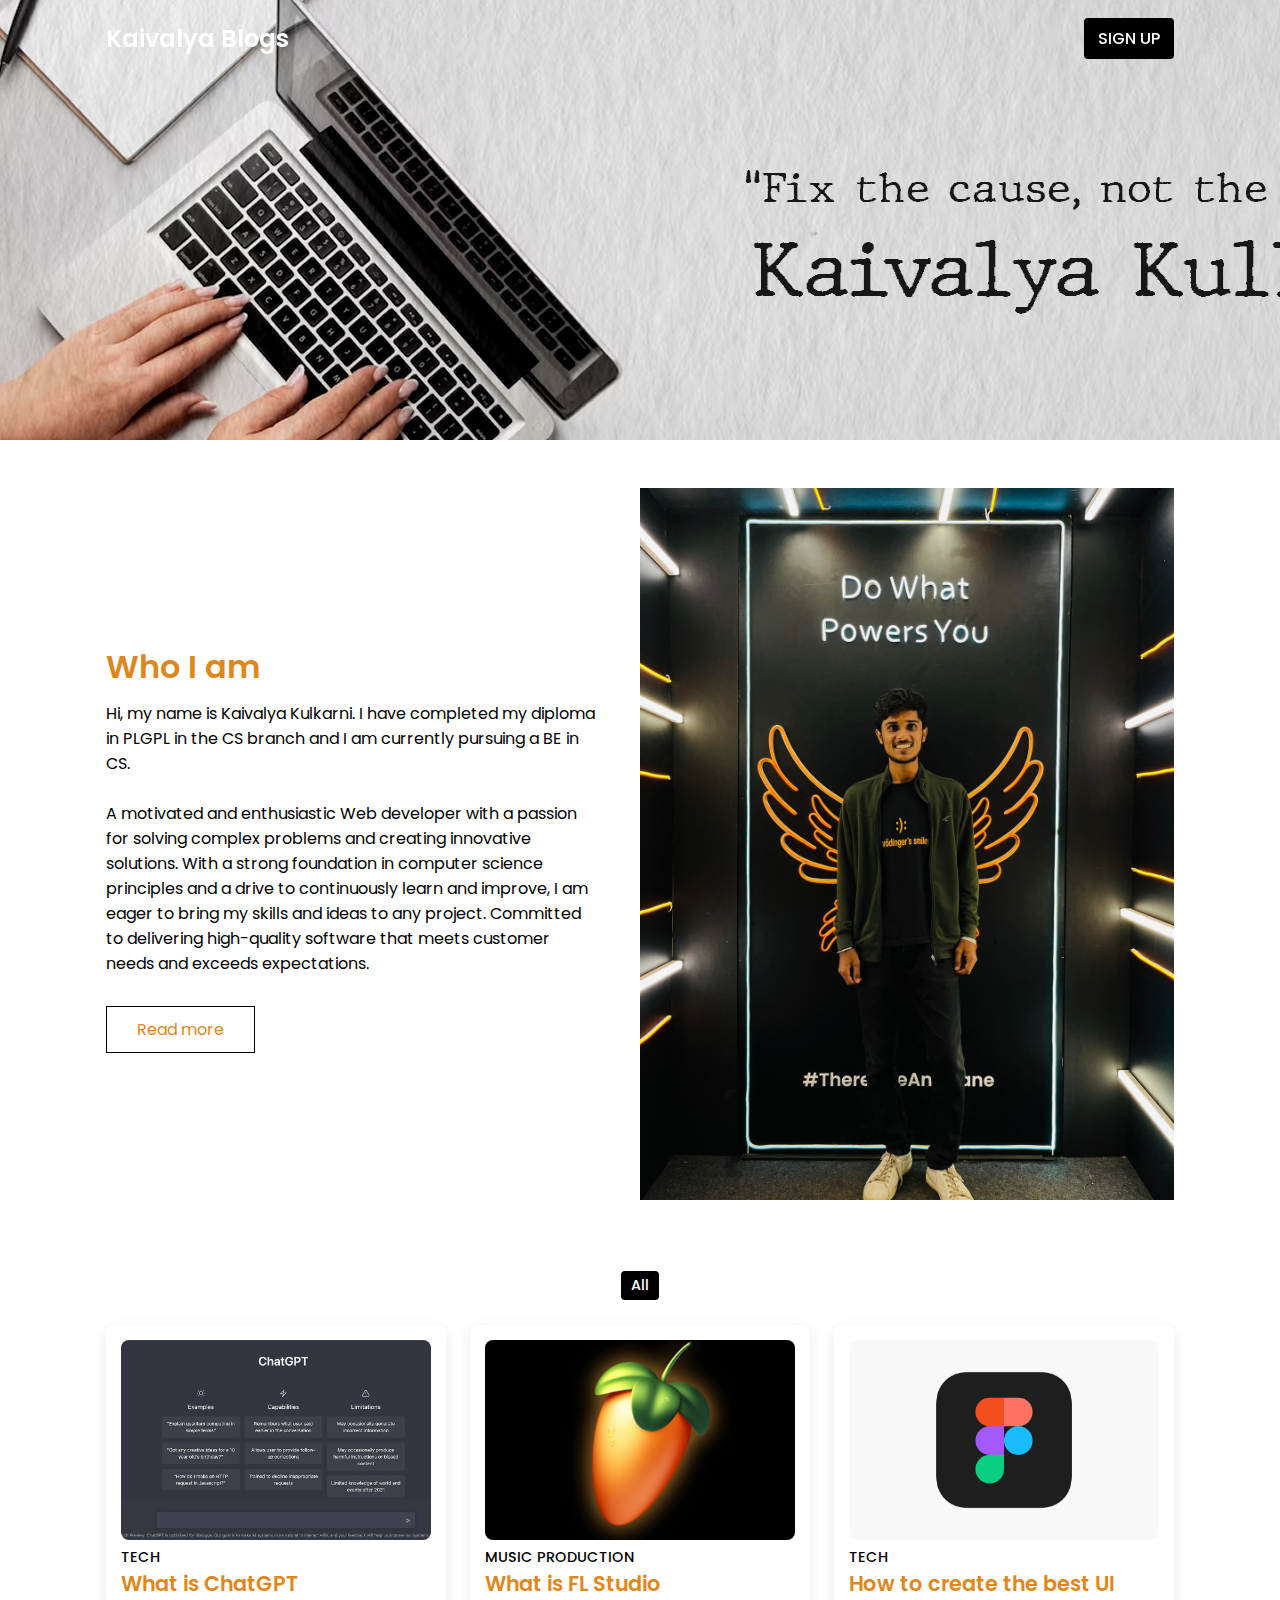
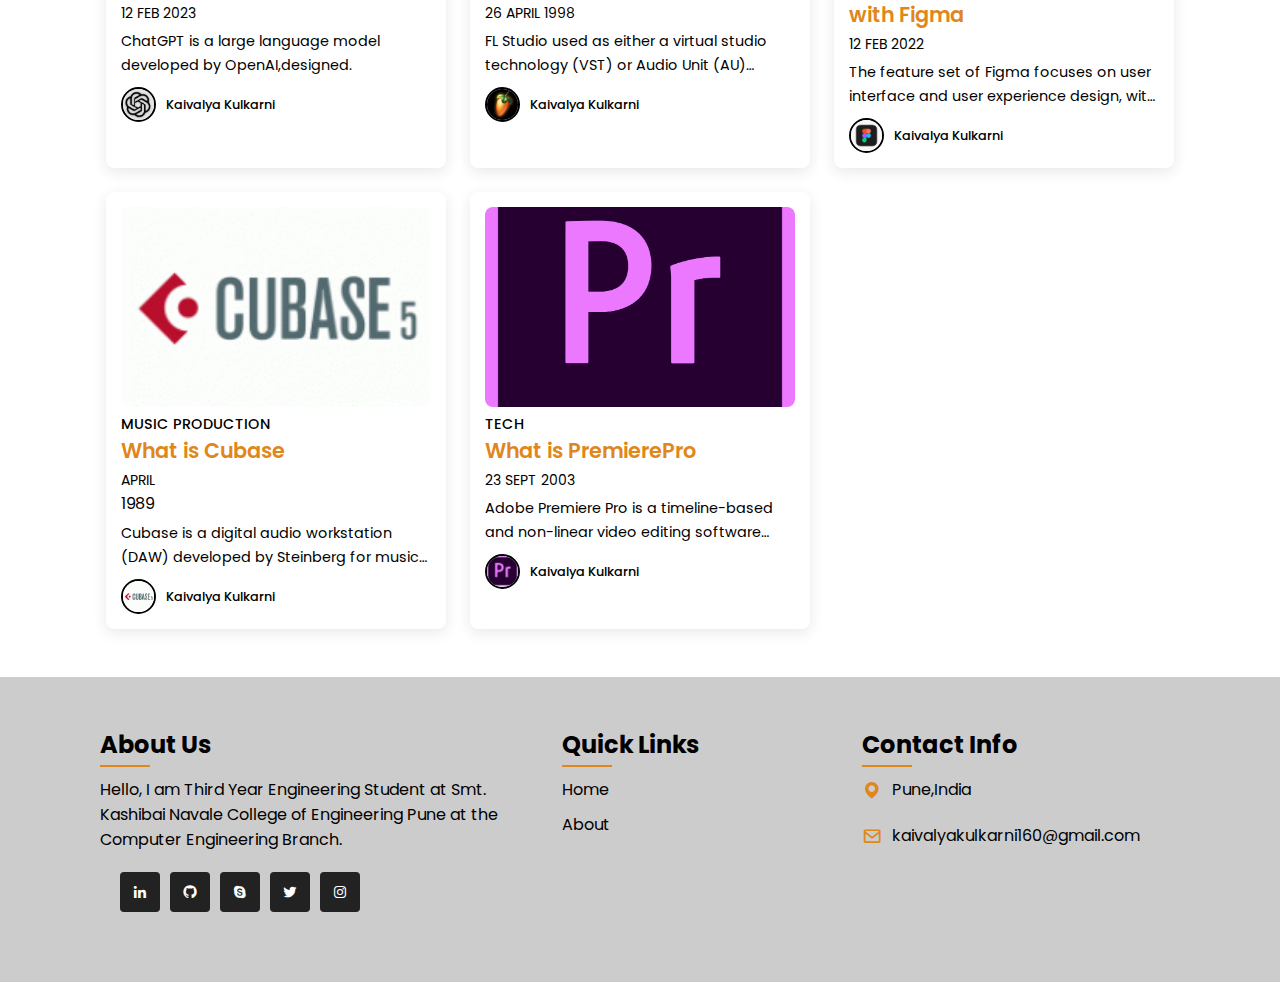
<file: 2.Personal Blog/index.html>
<!DOCTYPE html>
<html lang="en">
<head>
    <meta charset="UTF-8">
    <meta http-equiv="X-UA-Compatible" content="IE=edge">
    <meta name="viewport" content="width=device-width, initial-scale=1.0">
    <title>Kaivalya Kulkarni Blog</title>
    <!-- Box-icon -->
    <link href='https://unpkg.com/boxicons@2.1.4/css/boxicons.min.css' rel='stylesheet'>
    <link rel="stylesheet" href="style.css">
</head>
<body>
    <header>
        <div class="nav container">
            <a href="#" class="logo">Kaivalya Blogs<span></span></a>
            <a href="#" class="login">Sign Up</a>
        </div>
    </header>

    <section class="home" id="home">
        <div class="home-text container">
        </div>
    </section>

    <section class="about container" id="about">
        <div class="contentBx">
            <h2 class="titleText">Who I am </h2>
            <p class="title-text">
                Hi, my name is Kaivalya Kulkarni. I have completed my diploma 
                in PLGPL in the CS branch and I am currently pursuing a BE in CS.<br><br>
                A motivated and enthusiastic Web developer with a passion for solving complex problems and creating innovative solutions. With a strong foundation in computer science principles and a drive to continuously learn and improve, I am eager to bring my skills and ideas to any project. Committed to delivering high-quality software that meets customer needs and exceeds expectations.
                
            </p>
            <a href="#" class="btn2">Read more</a>
        </div>
        <div class="imgBx">
            <img src="images/MyPic.jpg" alt="" class="fitBg">
        </div>
    </section>

    <div class="post-filter container">
        <span class="filter-item active-filter" data-filter="all">All</span>
        
    </div>
    <br>
    
    <div class="post container">
        <!-- Post 1 -->
        <div class="post-box tech">
            <img src="images/chat.jpg" alt="" class="post-img">
            <h2 class="category">Tech</h2>
            <a href="https://chat.openai.com/chat" target="_blank" class="post-title">What is ChatGPT</a>
            <span class="post-date">12 Feb 2023</span>
            <p class="post-description">ChatGPT is a large language model 
                developed by OpenAI,designed.</p>
            <div class="profile">
                <img src="images/ChatGpt.jfif" alt="" class="profile-img">
                <span class="profile-name">Kaivalya Kulkarni</span>
            </div>
        </div>
        <!-- Post 2 -->
        <div class="post-box food">
            <img src="images/fl.png" alt="" class="post-img">
            <h2 class="category">Music Production</h2>
            <a href="https://www.flstudio.com.au/" target="_blank" class="post-title">What is FL Studio</a>
            <span class="post-date">26 April 1998</span>
            <p class="post-description">FL Studio used as either a virtual studio technology (VST) or Audio Unit (AU) instrument in other audio programs.</p>
            <div class="profile">
                <img src="images/fl.png" alt="" class="profile-img">
                <span class="profile-name">Kaivalya Kulkarni</span>
            </div>
        </div>
        <!-- Post 3 -->
        <div class="post-box news">
            <img src="images/figma.png" alt="" class="post-img">
            <h2 class="category">Tech</h2>
            <a href="https://www.youtube.com/watch?v=FTFaQWZBqQ8"target="_blank" class="post-title">How to create the best UI with Figma</a>
            <span class="post-date">12 Feb 2022</span>
            <p class="post-description">The feature set of Figma focuses on user interface and user experience design, with an emphasis on real-time collaboration</p>
            <div class="profile">
                <img src="images/figma.png" alt="" class="profile-img">
                <span class="profile-name">Kaivalya Kulkarni</span>
            </div>
        </div>
        <!-- Post 5 -->
        <div class="post-box tech">
            <img src="images/cubase_5.gif" alt="" class="post-img">
            <h2 class="category">Music Production</h2>
            <a href="https://www.steinberg.net/cubase/" class="post-title">What is Cubase</a>
            <span class="post-date">April</span> 1989</span>
            <p class="post-description">Cubase is a digital audio workstation (DAW) developed by Steinberg for music and MIDI recording, arranging and editing.</p>
            <div class="profile">
                <img src="images/cubase_5.gif" alt="" class="profile-img">
                <span class="profile-name">Kaivalya Kulkarni</span>
            </div>
        </div>
        <!-- Post 6 -->
        <div class="post-box news">
            <img src="images/PremierePro.png" alt="" class="post-img">
            <h2 class="category">Tech</h2>
            <a href="https://www.adobe.com/in/" class="post-title">What is PremierePro</a>
            <span class="post-date">23 Sept 2003</span>
            <p class="post-description">Adobe Premiere Pro is a timeline-based and non-linear video editing software application (NLE) developed by Adobe Inc.</p>
            <div class="profile">
                <img src="images/PremierePro.png" alt="" class="profile-img">
                <span class="profile-name">Kaivalya Kulkarni</span>
            </div>
        </div>
    </div>

    <footer>
        <div class="footer-container">
            <div class="sec aboutus">
                <h2>About Us</h2>
                <p>Hello, I am Third Year Engineering Student at Smt. Kashibai Navale College of Engineering 
                    Pune at the Computer Engineering Branch.</p>
                <ul class="sci">
                    <li><a href="https://www.linkedin.com/in/kaivalya-kulkarni-a17249215" target="_blank"><i class="bx bxl-linkedin"></i></a></li>
                    <li><a href="https://github.com/KKaivalya" target="_blank"><i class="bx bxl-github"></i></a></li>
                    <li><a href="https://join.skype.com/invite/sSnr2RObotA3" target="_blank"><i class="bx bxl-skype"></i></a></li>
                    <li><a href="https://twitter.com/kaiwalyakulkar4?t=ItQl9uJWT6KzMozqqxjHrQ&s=09" target="_blank"><i class="bx bxl-twitter"></i></a></li>
                    <li><a href="https://instagram.com/kaivalyakulkarni23?igshid=ZDdkNTZiNTM=" target="_blank"><i class="bx bxl-instagram"></i></a></li>

                    
                </ul>
            </div>
            <div class="sec quicklinks">
                <h2>Quick Links</h2>
                <ul>
                    <li><a href="#">Home</a></li>
                    <li><a href="#">About</a></li>
                </ul>
            </div>
            <div class="sec contactBx">
                <h2>Contact Info</h2>
                <ul class="info">
                    <li>
                        <span><i class='bx bxs-map'></i></span>
                        <span>Pune,India</span>
                    </li>
                    <li>
                        <span><i class='bx bx-envelope' ></i></span>
                        <p><a href="mailto:kaiwalyakulkarni4@gmail.com">kaivalyakulkarni160@gmail.com</a></p>
                    </li>
                </ul>
            </div>
        </div>
    </footer>

    <script src="https://cdnjs.cloudflare.com/ajax/libs/jquery/3.6.1/jquery.min.js" integrity="sha512-aVKKRRi/Q/YV+4mjoKBsE4x3H+BkegoM/em46NNlCqNTmUYADjBbeNefNxYV7giUp0VxICtqdrbqU7iVaeZNXA==" crossorigin="anonymous" referrerpolicy="no-referrer"></script>
    <script src="main.js"></script>
</body>
</html>
</file>
<file: 2.Personal Blog/style.css>
@import url('https://fonts.googleapis.com/css2?family=Poppins:ital,wght@0,600;0,700;1,400&display=swap');
*{
    font-family: 'Poppins', sans-serif;
    margin: 0;
    padding: 0;
    scroll-behavior: smooth;
    scroll-padding-top: 2rem;
    box-sizing: border-box;
}

/* root values */
:root{
    --container-color: #1a1e21;
    --second-color: rgb(0, 0, 0);
    --text-color: #df871b;
    --bg-color: #fff;
}

::selection{
    color: var(--bg-color);
    background: var(--second-color);
}

a{
    text-decoration: none;
}

li{
    list-style: none;
}

img{
    width: 100%;
}

section{
    padding: 3rem 0 2rem;
}

.container{
    max-width: 1068px;
    margin: auto;
    width: 100%;
}

a{
    color: #fff;
}

/* Header */
header{
    position: fixed;
    top: 0;
    left: 0;
    width: 100%;
    z-index: 200;
}

header.shadow{
    background: var(--bg-color);
    box-shadow: 0 1px 4px hsl(0 4% 14% / 10%);
    transition: .5s;
}

header.shadow .logo{
    color: var(--text-color);
}

.nav{
    display: flex;
    align-items: center;
    justify-content: space-between;
    padding: 18px 0;
}

.logo{
    font-size: 1.5rem;
    font-weight: 600;
    color: var(--bg-color);
}

.logo span{
    color: var(--second-color);
}

.login{
    padding: 8px 14px;
    text-transform: uppercase;
    font-weight: 500;
    border-radius: 4px;
    background: var(--second-color);
    color: var(--bg-color);
}

.login:hover{
    background: #df871b;
    transition: .5s;
}

.home{
    width: 100%;
    min-height: 440px;
    background: url("images/K1.jpg");
    display: grid;
    justify-content: center;
    align-items: center;
}

.home-text{
    color: var(--bg-color);
    text-align: center;
}

.home-title{
    font-size: 3.5rem;
}

.home-subtitle{
    font-size: 1rem;
    font-weight: 400;
}

.about{
    position: relative;
    width: 100%;
    display: flex !important;
    justify-content: center;
    align-items: center;
}

.about .contentBx{
    max-width: 50%;
    width: 50%;
    text-align: left;
    padding-right: 40px;
}

.titleText{
    font-weight: 600;
    color: #df871b;
    font-size: 2rem;
    margin-bottom: 10px;
}

.title-text{
    color: #000000;
    font-size: 1em;
}

.about .imgBx{
    position: relative;
    min-width: 50%;
    width: 50%;
    min-height: 500px;
}

.btn2{
    position: relative;
    display: inline-block;
    margin-top: 30px;
    padding: 10px 30px;
    background: #ffffff;
    border: .8px solid #000000;
    color: #df871b;
    text-decoration: none;
    transition: 0.5s;
}

.btn2:hover{
    background-color: var(--second-color);
    border: none;
    color: #fff;
}

.post-filter{
    display: flex;
    justify-content: center;
    align-items: center;
    column-gap: 1.5rem;
    margin-top: 2rem !important;
}

.filter-item{
    font-size: 0.9rem;
    font-weight: 500;
    cursor: pointer;
}

.active-filter{
    background: var(--second-color);
    color: var(--bg-color);
    padding: 4px 10px;
    border-radius: 4px;
}

.post{
    display: grid;
    grid-template-columns: repeat(auto-fit, minmax(280px, auto));
    justify-content: center;
    gap: 1.5rem;
}

.post-box{
    background: var(--bg-color);
    box-shadow: 0 4px 14px hsl(35deg 25% 15% / 10%);
    padding: 15px;
    border-radius: 0.5rem;
}

.post-img{
    width: 100%;
    height: 200px;
    object-fit: cover;
    object-position: center;
    border-radius: 0.5rem;
}

.category{
    font-size: 0.9rem;
    font-weight: 500;
    text-transform: uppercase;
    color: var(--second-color);
}

.post-title{
    font-size: 1.3rem;
    font-weight: 600;
    color: var(--text-color);
    display: -webkit-box;
    -webkit-line-clamp: 2;
    -webkit-box-orient: vertical;
    overflow: hidden;
}

.post-date{
    display: flex;
    font-size: 0.875rem;
    text-transform: uppercase;
    margin-top: 4px;
    font-weight: 400;
}

.post-description{
    font-size: 0.9rem;
    line-height: 1.5rem;
    margin: 5px 0 10px;
    display: -webkit-box;
    -webkit-line-clamp: 2;
    -webkit-box-orient: vertical;
    overflow: hidden;
}

.profile{
    display: flex;
    align-items: center;
    gap: 10px;
}

.profile-img{
    width: 35px;
    height: 35px;
    border-radius: 50%;
    object-fit: cover;
    object-position: center;
    border: 2px solid var(--second-color);
}

.profile-name{
    font-size: .8rem;
    font-weight: 500;
}

footer{
    position: relative;
    width: 100%;
    height: auto;
    padding: 50px 100px;
    margin-top: 3rem;
    background: #cccccc;
    display: flex;
    font-family: sans-serif;
    justify-content: space-between;
}

.footer-container{
    display: flex;
    justify-content: space-between;
    flex-wrap: wrap;
    flex-direction: row;
}

.footer-container .sec{
    margin-right: 30px;
}

.footer-container .sec.aboutus{
    width: 40%;
}

.footer-container h2{
    position: relative;
    color: #000000;
    margin-bottom: 15px;
}

.footer-container h2::before{
    content: '';
    position: absolute;
    bottom: -5px;
    left: 0;
    width: 50px;
    height: 2px;
    background: #df871b;
}

footer p{
    color: #000000;
}

.sci{
    margin: 20px;
    display: flex;
}

.sci li{
    list-style: none;
}

.sci li a{
    display: inline-block;
    width: 40px;
    height: 40px;
    background: #222;
    display: flex;
    justify-content: center;
    align-items: center;
    margin-right: 10px;
    text-decoration: none;
    border-radius: 4px;
    transition: .5s;
}

.sci li a:hover{
    background: #df871b;
}

.sci i a .bx{
    color: #d;
    font-size: 20px;
}

.quicklinks{
    position: relative;
    width: 25%;
}

.quicklinks ul li{
    list-style: none;
}

.quicklinks ul li a{
    color: #000000;
    text-decoration: none;
    margin-bottom: 10px;
    display: inline-block;
    transition: .3s;
}

.quicklinks ul li a:hover{
    color: #df871b;
}

.footer-container .contactBx{
    width: calc(35% - 60px);
    margin-right: 0 !important;
}

.contactBx .info{
    position: relative;
}

.contactBx .info li{
    display: flex !important;
    margin-bottom: 16px;
}

.contactBx .info li span:nth-child(1){
    color: #df871b;
    font-size: 20px;
    margin-right: 10px;
}

.contactBx .info li span{
    color: #000000;
}

.contactBx .info li a{
    color: #000000;
    text-decoration: none;
    transition: .5s;
}

.contactBx .info li a:hover{
    color: #df871b;
}

@media (max-width: 1060px){
    .container{
        margin: 0 auto;
        width: 95%;
    }

    .home-text{
        width: 100%
    }
}

@media (max-width: 768px){
    .nav{
        padding: 10px 0;
    }

    section{
        padding: 2rem 0 !important;
    }

    .header-content{
        margin-top: 3rem !important;
    }

    .home{
        min-height: 380px;
    }

    .home-title{
        font-size: 3rem;
    }

    .header-title{
        font-size: 2rem;
    }

    .header-img{
        height: 370px;
    }

    .about{
        flex-direction: column;
    }

    .about .contentBx{
        min-width: 100%;
        width: 100%;
        text-align: center;
        padding-right: 0px;
    }

    .about .contentBx,
    .about .imgBx{
        min-width: 100%;
        width: 100%;
        padding-right: 0px;
        text-align: center;
    }

    .about .imgBx{
        min-height: 250px;
    }

    .btn2{
        margin-bottom: 30px;
    }

    .post-header{
        height: 435px;
    }

    .post-header{
        margin-top: 9rem !important;
    }
}

@media (max-width: 570px){
    .post-header{
        height: 390px;
    }

    .header-title{
        width: 100%;
    }

    .header-img{
        height: 340px;
    }
}

@media (max-width: 396px){
    .home-title{
        font-size: 2rem;
    }

    .home-subtitle{
        font-size: 0.9rem;
    }

    .home{
        min-height: 300px;
    }

    .post-box{
        padding: 10px;
    }

    .header-title{
        font-size: 1.4rem;
    }

    .header-img{
        height: 240px;
    }

    .post-header{
        height: 335px;
    }

    .header-img{
        height: 340px;
    }
}

/* Footer Media Query */
@media (max-width: 991px){
    footer{
        padding: 40px;
        font-size: 20px;
    }

    footer .footer-container{
        flex-direction: column;
    }

    footer .footer-container .sec{
        margin-right: 0;
        margin-bottom: 40px;
    }

    footer .footer-container .sec.aboutus{
        width: 100% !important;
    }

    footer .footer-container .quicklinks{
        width: 100%;
    }

    footer .footer-container .contactBx{
        width: 100%;
    }
}
</file>
